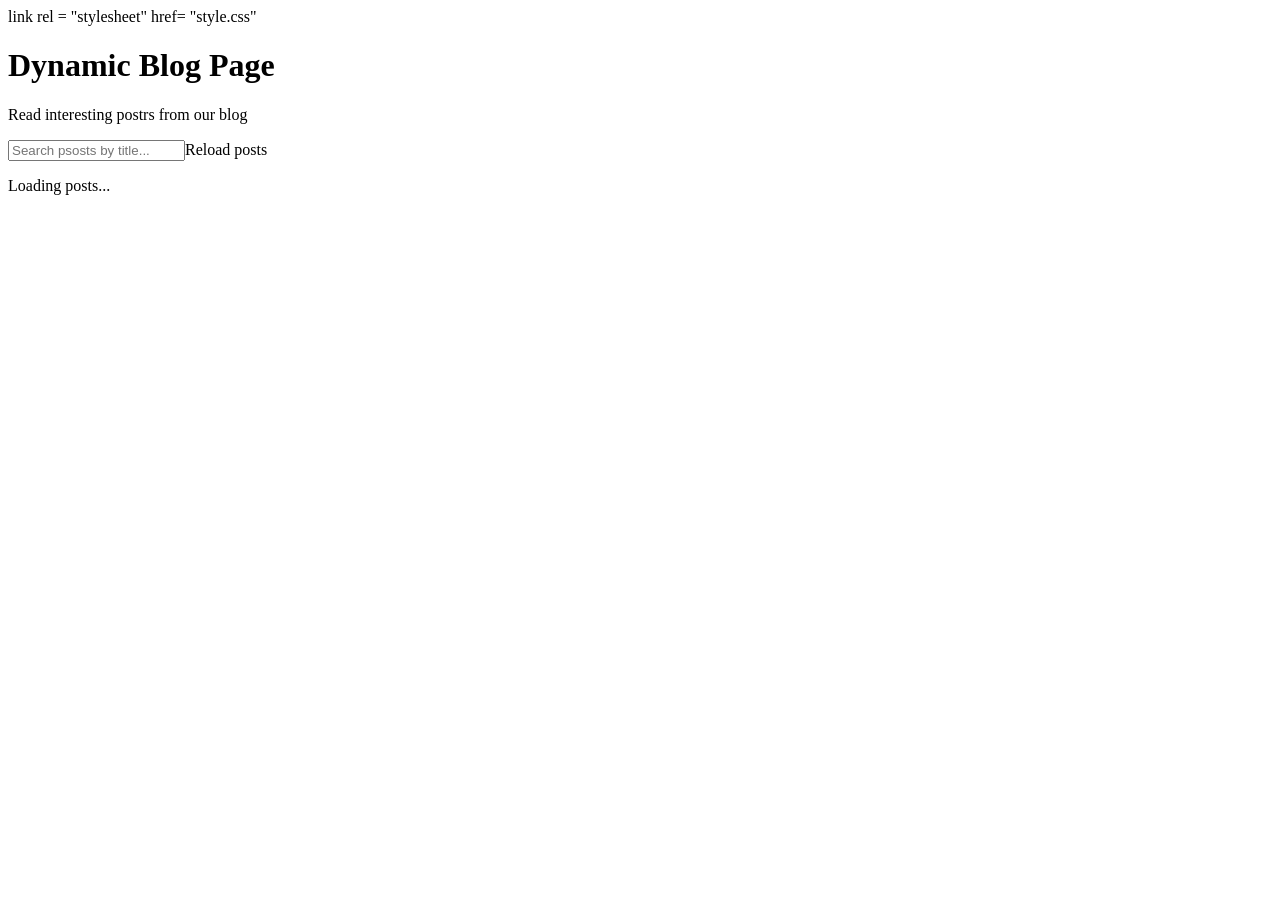
<file: dynamic block project/index.html>
<!DOCTYPE html>
<html lang="en">
    <head>
        <meta charset = "UTF-8">
        <meta name = "viewport" content = "width=device-width, initial-scale=1.0">
        link rel = "stylesheet" href= "style.css"
        <title>Dynamic Blog Page</title>
    </head>
    <body>
        <header class = "header">
            <h1>Dynamic Blog Page</h1>
            <p>Read interesting postrs from our blog</p>
        </header>

        <main class = "container">
            <section class = "controls">
                <input type = 'seach' id = 'searchinput' placeholder = 'Search psosts by title...'
                <button id = 'reloadButton' type = 'button'>Reload posts</button>
            </section>
            <p id = 'statusMessage' role = 'status' aria-live = 'polite'>Loading posts...</p>
            <section id = 'postsContainer' class = 'posts-grid'></section>
        </main>
        <script>
            
        </script>
    </body>
</file>
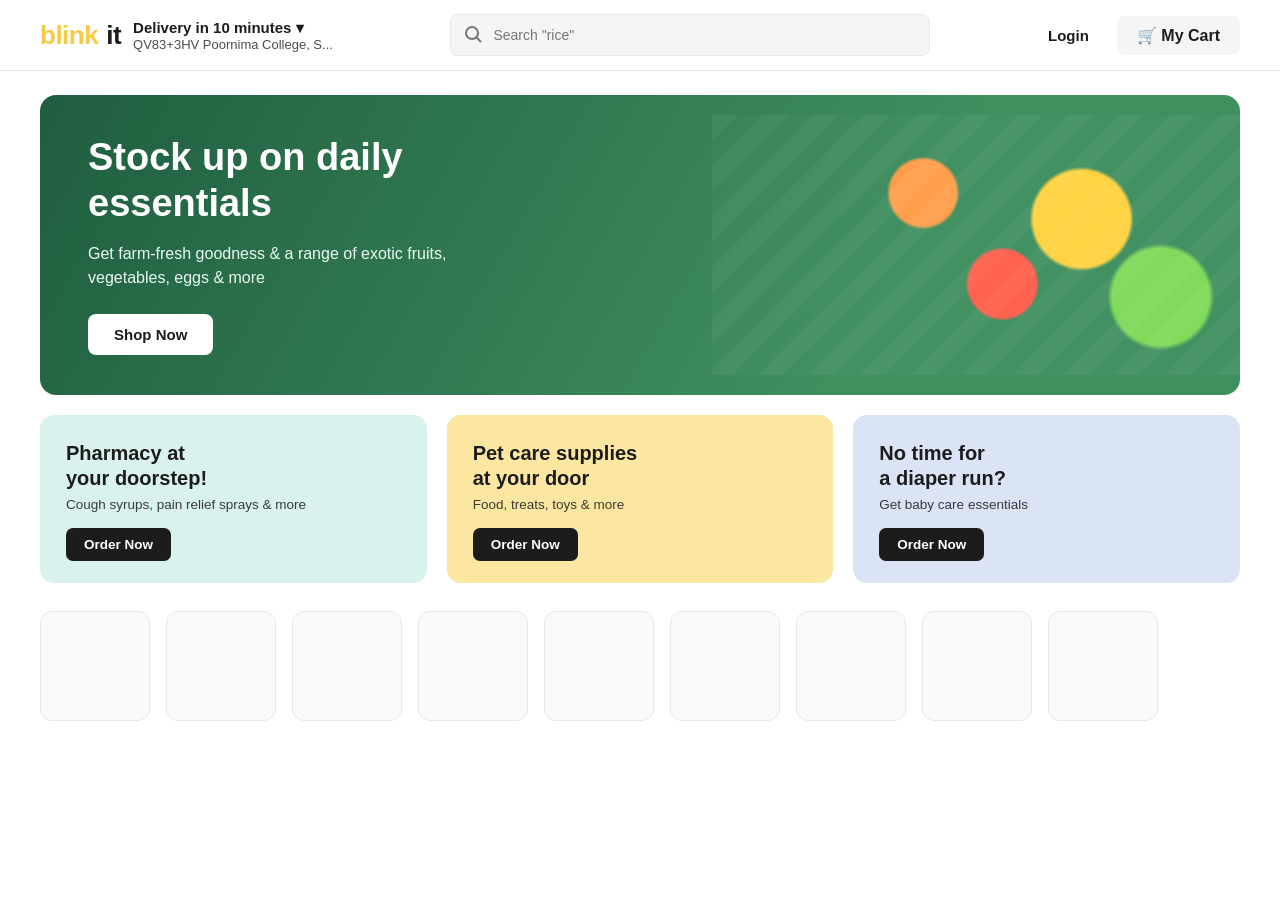
<file: Blinkit clone/blinkit.html>
<!DOCTYPE html>
<html lang="en">
<head>
<meta charset="UTF-8">
<title>Blinkit Home</title>
<style>
  :root {
    --yellow: #f8cb46;
    --dark: #1c1c1c;
    --gray-text: #4d4d4d;
    --border: #e8e8e8;
  }
  * { margin: 0; padding: 0; box-sizing: border-box; }
  body {
    font-family: -apple-system, BlinkMacSystemFont, "Segoe UI", Roboto, Arial, sans-serif;
    background: #ffffff;
    color: var(--dark);
  }

  /* ---------- Header ---------- */
  header {
    display: flex;
    align-items: center;
    justify-content: space-between;
    padding: 14px 40px;
    border-bottom: 1px solid var(--border);
  }
  .logo {
    display: flex;
    align-items: center;
    gap: 8px;
    font-size: 26px;
    font-weight: 800;
    color: var(--yellow);
    letter-spacing: -0.5px;
  }
  .logo span { color: var(--dark); }

  .delivery-info {
    display: flex;
    flex-direction: column;
    margin-left: 12px;
    cursor: pointer;
  }
  .delivery-info .title {
    font-weight: 800;
    font-size: 15px;
    display: flex;
    align-items: center;
    gap: 4px;
  }
  .delivery-info .address {
    font-size: 13px;
    color: var(--gray-text);
    max-width: 220px;
    white-space: nowrap;
    overflow: hidden;
    text-overflow: ellipsis;
  }

  .search-bar {
    flex: 1;
    max-width: 480px;
    margin: 0 30px;
  }
  .search-bar input {
    width: 100%;
    padding: 12px 16px 12px 42px;
    border-radius: 8px;
    border: 1px solid var(--border);
    background: #f5f5f5 url('data:image/svg+xml;utf8,<svg xmlns="http://www.w3.org/2000/svg" width="18" height="18" fill="none" stroke="%23777" stroke-width="2"><circle cx="7" cy="7" r="6"/><line x1="11" y1="11" x2="16" y2="16"/></svg>') no-repeat 14px center;
    font-size: 14px;
    outline: none;
  }

  .header-right {
    display: flex;
    align-items: center;
    gap: 28px;
  }
  .login-link {
    font-weight: 700;
    font-size: 15px;
    color: var(--dark);
    cursor: pointer;
  }
  .cart-btn {
    display: flex;
    align-items: center;
    gap: 8px;
    background: #f5f5f5;
    padding: 10px 20px;
    border-radius: 8px;
    font-weight: 700;
    cursor: pointer;
  }

  /* ---------- Hero Banner ---------- */
  .hero {
    margin: 24px 40px 0;
    border-radius: 16px;
    background: linear-gradient(120deg, #1f5e3f, #3f8f5f 70%);
    color: #fff;
    display: flex;
    align-items: center;
    justify-content: space-between;
    overflow: hidden;
    min-height: 260px;
  }
  .hero-text {
    padding: 40px 0 40px 48px;
    max-width: 480px;
  }
  .hero-text h1 {
    font-size: 38px;
    line-height: 1.2;
    font-weight: 800;
    margin-bottom: 16px;
  }
  .hero-text p {
    font-size: 16px;
    color: #eafaf0;
    margin-bottom: 24px;
    line-height: 1.5;
  }
  .hero-text button {
    background: #fff;
    color: var(--dark);
    border: none;
    padding: 12px 26px;
    border-radius: 8px;
    font-weight: 700;
    font-size: 15px;
    cursor: pointer;
  }
  .hero-visual {
    flex-shrink: 0;
    width: 44%;
    height: 260px;
    background: repeating-linear-gradient(
        135deg,
        rgba(255,255,255,0.06) 0 18px,
        rgba(255,255,255,0.02) 18px 36px
      ),
      radial-gradient(circle at 70% 40%, #ffd23f 0%, #ffd23f 12%, transparent 13%),
      radial-gradient(circle at 55% 65%, #ff5f4a 0%, #ff5f4a 10%, transparent 11%),
      radial-gradient(circle at 85% 70%, #7ed957 0%, #7ed957 10%, transparent 11%),
      radial-gradient(circle at 40% 30%, #ff9d4a 0%, #ff9d4a 9%, transparent 10%);
    position: relative;
  }

  /* ---------- Promo Row ---------- */
  .promo-row {
    display: grid;
    grid-template-columns: repeat(3, 1fr);
    gap: 20px;
    margin: 20px 40px 0;
  }
  .promo-card {
    border-radius: 14px;
    padding: 26px 26px 22px;
    min-height: 150px;
    display: flex;
    flex-direction: column;
    justify-content: space-between;
    color: var(--dark);
  }
  .promo-card h3 {
    font-size: 20px;
    font-weight: 800;
    line-height: 1.25;
    margin-bottom: 6px;
  }
  .promo-card p {
    font-size: 13.5px;
    margin-bottom: 16px;
    opacity: 0.85;
  }
  .promo-card button {
    align-self: flex-start;
    background: var(--dark);
    color: #fff;
    border: none;
    padding: 9px 18px;
    border-radius: 7px;
    font-size: 13.5px;
    font-weight: 700;
    cursor: pointer;
  }
  .promo-card.pharmacy { background: #d9f2ee; }
  .promo-card.petcare { background: #fbe6a2; }
  .promo-card.baby { background: #dbe4f5; }

  /* ---------- Category Strip ---------- */
  .category-strip {
    display: flex;
    gap: 16px;
    margin: 28px 40px 40px;
    overflow-x: auto;
    padding-bottom: 4px;
  }
  .category-item {
    flex: 0 0 auto;
    width: 110px;
    height: 110px;
    border-radius: 12px;
    border: 1px solid var(--border);
    background: #fafafa;
  }

  @media (max-width: 900px) {
    header { padding: 12px 16px; flex-wrap: wrap; }
    .search-bar { order: 3; margin: 10px 0 0; max-width: 100%; flex: 1 1 100%; }
    .hero, .promo-row, .category-strip { margin-left: 16px; margin-right: 16px; }
    .hero { flex-direction: column; min-height: auto; }
    .hero-visual { width: 100%; height: 160px; }
    .promo-row { grid-template-columns: 1fr; }
  }
</style>
</head>
<body>

  <header>
    <div style="display:flex; align-items:center;">
      <div class="logo">blink<span>it</span></div>
      <div class="delivery-info">
        <div class="title">Delivery in 10 minutes ▾</div>
        <div class="address">QV83+3HV Poornima College, S...</div>
      </div>
    </div>

    <div class="search-bar">
      <input type="text" placeholder='Search "rice"'>
    </div>

    <div class="header-right">
      <div class="login-link">Login</div>
      <div class="cart-btn">🛒 My Cart</div>
    </div>
  </header>

  <section class="hero">
    <div class="hero-text">
      <h1>Stock up on daily essentials</h1>
      <p>Get farm-fresh goodness &amp; a range of exotic fruits, vegetables, eggs &amp; more</p>
      <button>Shop Now</button>
    </div>
    <div class="hero-visual"></div>
  </section>

  <section class="promo-row">
    <div class="promo-card pharmacy">
      <div>
        <h3>Pharmacy at<br>your doorstep!</h3>
        <p>Cough syrups, pain relief sprays &amp; more</p>
      </div>
      <button>Order Now</button>
    </div>
    <div class="promo-card petcare">
      <div>
        <h3>Pet care supplies<br>at your door</h3>
        <p>Food, treats, toys &amp; more</p>
      </div>
      <button>Order Now</button>
    </div>
    <div class="promo-card baby">
      <div>
        <h3>No time for<br>a diaper run?</h3>
        <p>Get baby care essentials</p>
      </div>
      <button>Order Now</button>
    </div>
  </section>

  <section class="category-strip">
    <div class="category-item"></div>
    <div class="category-item"></div>
    <div class="category-item"></div>
    <div class="category-item"></div>
    <div class="category-item"></div>
    <div class="category-item"></div>
    <div class="category-item"></div>
    <div class="category-item"></div>
    <div class="category-item"></div>
  </section>

</body>
</html>
</file>
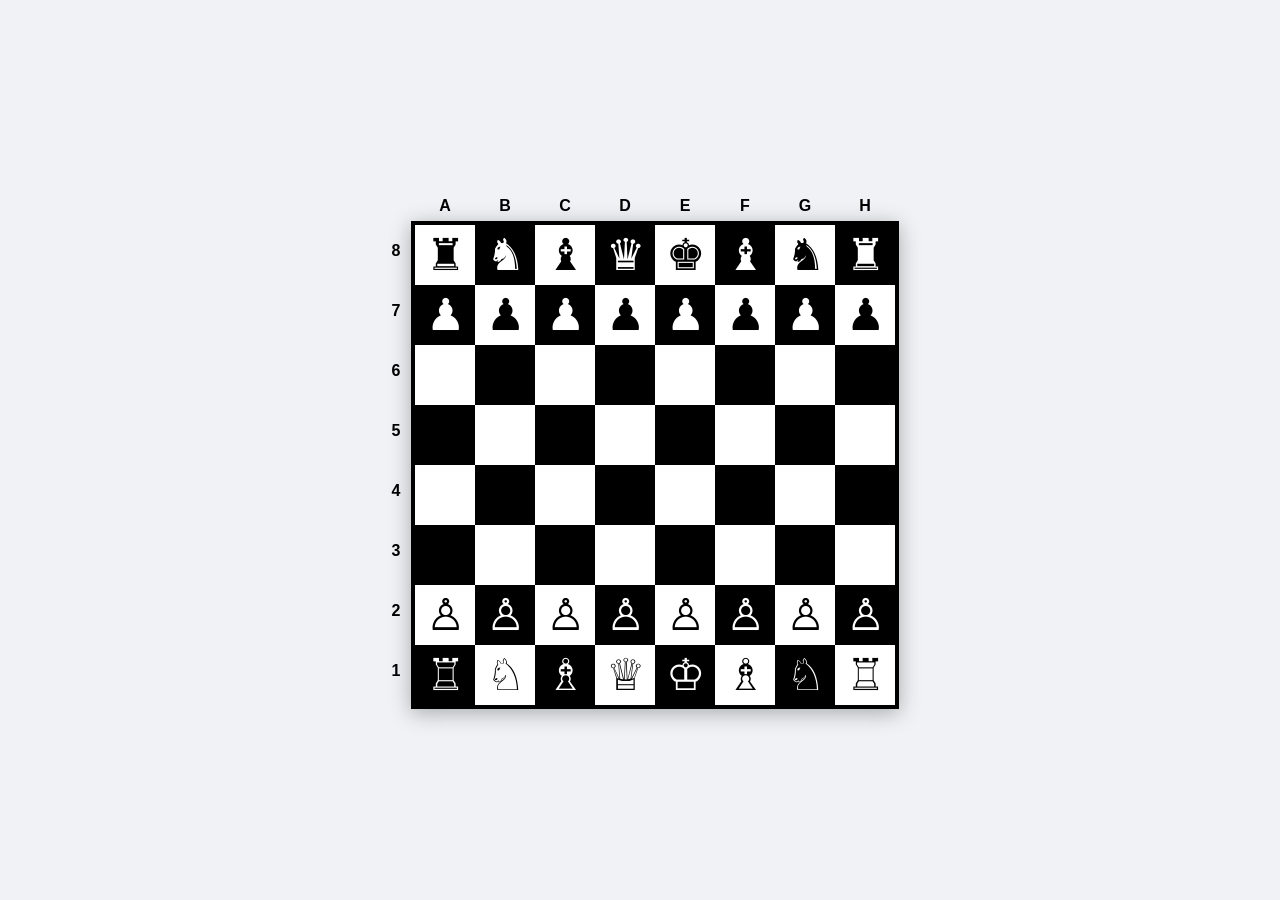
<file: Chess/chess.html>
<!DOCTYPE html>
<html lang="en">
<head>
<meta charset="UTF-8">
<meta name="viewport" content="width=device-width, initial-scale=1.0">
<title>Chess Pattern with Pawns</title>
<style>
  * {
    margin: 0;
    padding: 0;
    box-sizing: border-box;
  }

  body {
    min-height: 100vh;
    display: flex;
    align-items: center;
    justify-content: center;
    background-color: #f0f2f5;
    font-family: Arial, Helvetica, sans-serif;
  }

  .board-wrapper {
    display: inline-block;
    border: 4px solid #000000;
    box-shadow: 0 4px 20px rgba(0,0,0,0.3);
    background-color: #ffffff;
  }

  .chessboard {
    display: flex;
    flex-direction: column;
  }

  .row {
    display: flex;
  }

  .square {
    width: 60px;
    height: 60px;
    background-color: #ffffff;
    display: flex;
    align-items: center;
    justify-content: center;
    font-size: 44px;
    position: relative;
  }

  /* Flip colors on alternating rows to create the checker pattern */
  .row:nth-child(odd) .square:nth-child(even),
  .row:nth-child(even) .square:nth-child(odd) {
    background-color: #000000;
  }

  /* Pawn color depends on square background for visibility */
  .row:nth-child(odd) .square:nth-child(even) .pawn,
  .row:nth-child(even) .square:nth-child(odd) .pawn {
    color: #ffffff;
  }

  .row:nth-child(odd) .square:nth-child(odd) .pawn,
  .row:nth-child(even) .square:nth-child(even) .pawn {
    color: #000000;
  }

  .pawn {
    line-height: 1;
  }

  /* Column labels row (A-H) */
  .col-labels {
    display: flex;
  }

  .col-labels .label {
    width: 60px;
    height: 30px;
    display: flex;
    align-items: center;
    justify-content: center;
    font-weight: bold;
    font-size: 16px;
  }

  .corner {
    width: 34px;
    height: 30px;
  }

  /* Row labels (1-8) placed beside each row */
  .row-with-label {
    display: flex;
  }

  .row-label {
    width: 30px;
    height: 60px;
    display: flex;
    align-items: center;
    justify-content: center;
    font-weight: bold;
    font-size: 16px;
  }

  .board-outer {
    display: flex;
    flex-direction: column;
  }

  .row-labels-col {
    display: flex;
    flex-direction: column;
  }

  .board-body {
    display: flex;
  }
</style>
</head>
<body>

  <div class="board-outer">

    <!-- Column labels A-H -->
    <div class="col-labels">
      <div class="corner"></div>
      <div class="label">A</div>
      <div class="label">B</div>
      <div class="label">C</div>
      <div class="label">D</div>
      <div class="label">E</div>
      <div class="label">F</div>
      <div class="label">G</div>
      <div class="label">H</div>
    </div>

    <div class="board-body">

      <!-- Row labels 8 to 1 (top to bottom, standard chess orientation) -->
      <div class="row-labels-col">
        <div class="row-label">8</div>
        <div class="row-label">7</div>
        <div class="row-label">6</div>
        <div class="row-label">5</div>
        <div class="row-label">4</div>
        <div class="row-label">3</div>
        <div class="row-label">2</div>
        <div class="row-label">1</div>
      </div>

      <div class="board-wrapper">
        <div class="chessboard">

          <!-- Row 8: black back rank -->
          <div class="row">
            <div class="square"><span class="pawn">&#9820;</span></div>
            <div class="square"><span class="pawn">&#9822;</span></div>
            <div class="square"><span class="pawn">&#9821;</span></div>
            <div class="square"><span class="pawn">&#9819;</span></div>
            <div class="square"><span class="pawn">&#9818;</span></div>
            <div class="square"><span class="pawn">&#9821;</span></div>
            <div class="square"><span class="pawn">&#9822;</span></div>
            <div class="square"><span class="pawn">&#9820;</span></div>
          </div>

          <!-- Row 7: black pawns -->
          <div class="row">
            <div class="square"><span class="pawn">&#9823;</span></div>
            <div class="square"><span class="pawn">&#9823;</span></div>
            <div class="square"><span class="pawn">&#9823;</span></div>
            <div class="square"><span class="pawn">&#9823;</span></div>
            <div class="square"><span class="pawn">&#9823;</span></div>
            <div class="square"><span class="pawn">&#9823;</span></div>
            <div class="square"><span class="pawn">&#9823;</span></div>
            <div class="square"><span class="pawn">&#9823;</span></div>
          </div>

          <!-- Rows 6 to 3: empty -->
          <div class="row">
            <div class="square"></div><div class="square"></div><div class="square"></div><div class="square"></div>
            <div class="square"></div><div class="square"></div><div class="square"></div><div class="square"></div>
          </div>
          <div class="row">
            <div class="square"></div><div class="square"></div><div class="square"></div><div class="square"></div>
            <div class="square"></div><div class="square"></div><div class="square"></div><div class="square"></div>
          </div>
          <div class="row">
            <div class="square"></div><div class="square"></div><div class="square"></div><div class="square"></div>
            <div class="square"></div><div class="square"></div><div class="square"></div><div class="square"></div>
          </div>
          <div class="row">
            <div class="square"></div><div class="square"></div><div class="square"></div><div class="square"></div>
            <div class="square"></div><div class="square"></div><div class="square"></div><div class="square"></div>
          </div>

          <!-- Row 2: white pawns -->
          <div class="row">
            <div class="square"><span class="pawn">&#9817;</span></div>
            <div class="square"><span class="pawn">&#9817;</span></div>
            <div class="square"><span class="pawn">&#9817;</span></div>
            <div class="square"><span class="pawn">&#9817;</span></div>
            <div class="square"><span class="pawn">&#9817;</span></div>
            <div class="square"><span class="pawn">&#9817;</span></div>
            <div class="square"><span class="pawn">&#9817;</span></div>
            <div class="square"><span class="pawn">&#9817;</span></div>
          </div>

          <!-- Row 1: white back rank -->
          <div class="row">
            <div class="square"><span class="pawn">&#9814;</span></div>
            <div class="square"><span class="pawn">&#9816;</span></div>
            <div class="square"><span class="pawn">&#9815;</span></div>
            <div class="square"><span class="pawn">&#9813;</span></div>
            <div class="square"><span class="pawn">&#9812;</span></div>
            <div class="square"><span class="pawn">&#9815;</span></div>
            <div class="square"><span class="pawn">&#9816;</span></div>
            <div class="square"><span class="pawn">&#9814;</span></div>
          </div>

        </div>
      </div>

    </div>
  </div>

</body>
</html>
</file>
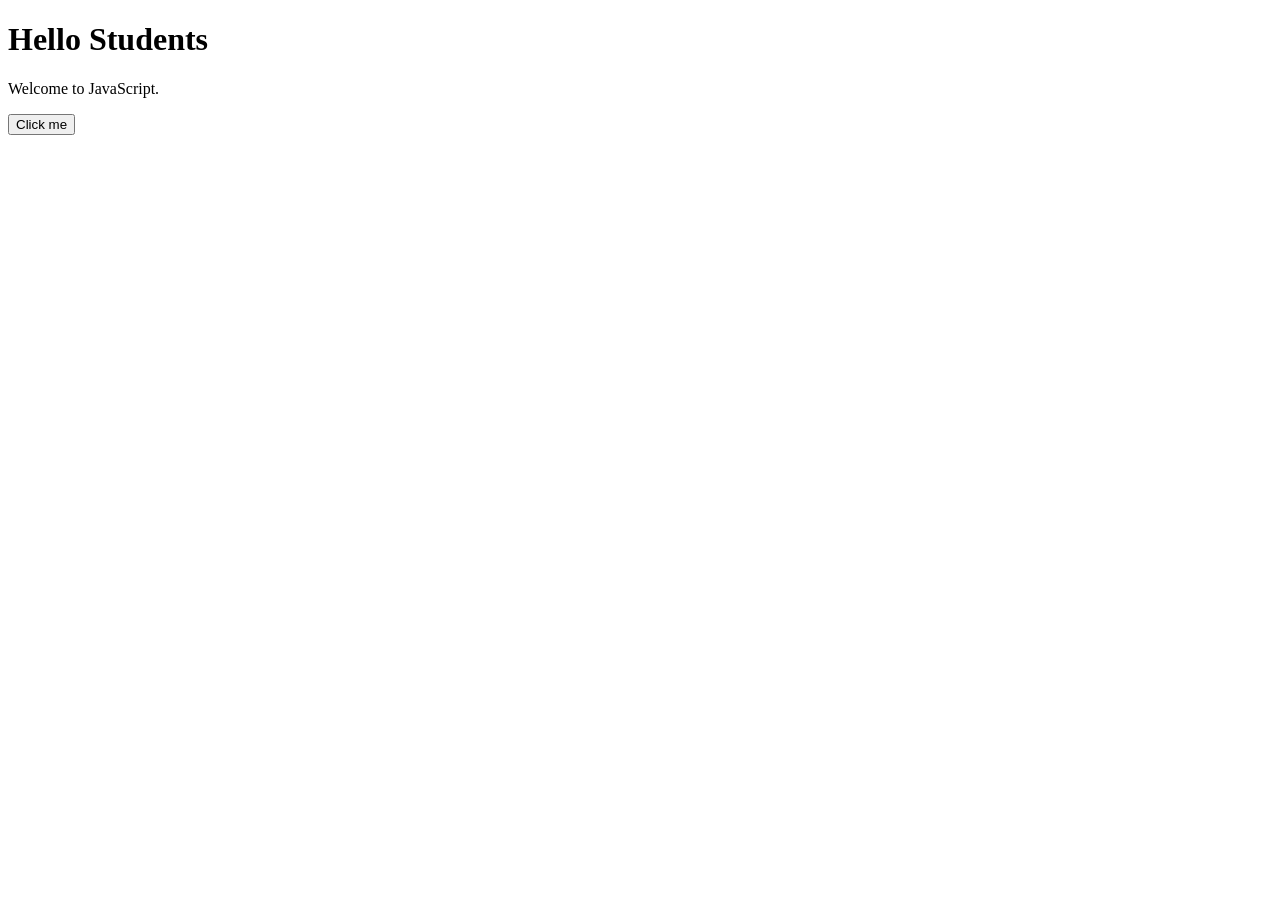
<file: dynamic block project/dom.html>
<!DOCTYPE html>
<html lang="en">
<head>
    <meta charset="UTF-8">
    <meta name="viewport" content="width=device-width, initial-scale=1.0">
    <title>DOM</title>
</head>
<body>
    <h1 id="heading">Hello Students</h1>
    <p id="message">Welcome to JavaScript.</p>
    <button onclick="changeContent()">Click me</button>
    <script>
        function changeContent(){
            document.getElementById("heading").textContent = "Welcome to JS"
        }
    </script>
</body>
</html>
</file>
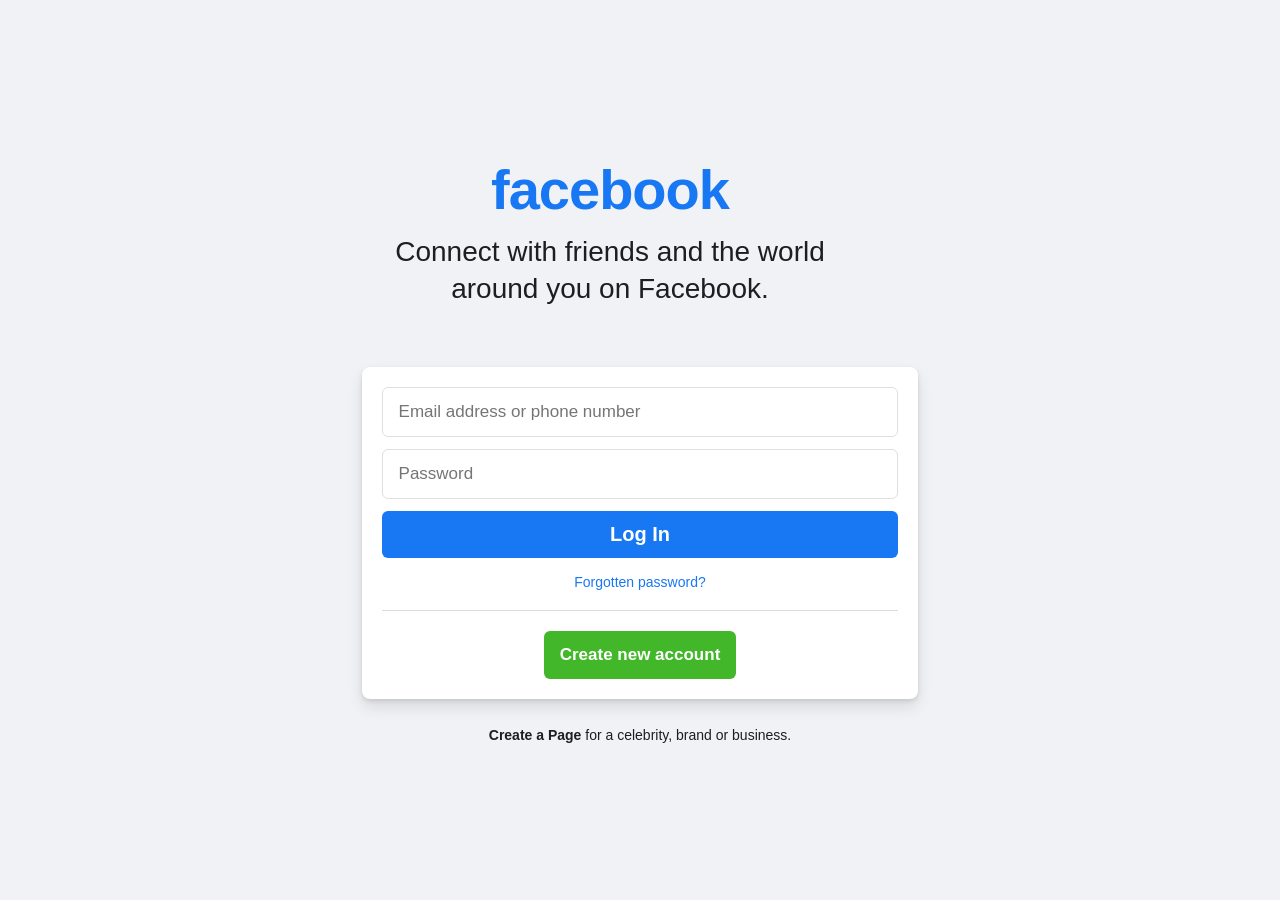
<file: Facebook login page/facebook.html>
<!DOCTYPE html>
<html lang="en">
<head>
<meta charset="UTF-8">
<meta name="viewport" content="width=device-width, initial-scale=1.0">
<title>facebook</title>
<style>
  * {
    margin: 0;
    padding: 0;
    box-sizing: border-box;
    font-family: Helvetica, Arial, sans-serif;
  }

  body {
    background-color: #f0f2f5;
    min-height: 100vh;
    display: flex;
    align-items: center;
    justify-content: center;
    padding: 20px;
  }

  .container {
    display: flex;
    flex-wrap: wrap;
    align-items: center;
    justify-content: center;
    gap: 60px;
    max-width: 1000px;
    width: 100%;
  }

  .left-panel {
    max-width: 500px;
    text-align: center;
  }

  .logo {
    color: #1877f2;
    font-size: 56px;
    font-weight: 700;
    margin-bottom: 12px;
    letter-spacing: -1px;
  }

  .tagline {
    font-size: 28px;
    line-height: 1.3;
    color: #1c1e21;
    font-weight: 400;
  }

  .right-panel {
    width: 396px;
    max-width: 100%;
  }

  .login-card {
    background: #fff;
    border-radius: 8px;
    box-shadow: 0 2px 4px rgba(0,0,0,0.1), 0 8px 16px rgba(0,0,0,0.1);
    padding: 20px;
  }

  .login-card input[type="text"],
  .login-card input[type="password"] {
    width: 100%;
    padding: 14px 16px;
    font-size: 17px;
    border: 1px solid #dddfe2;
    border-radius: 6px;
    margin-bottom: 12px;
    outline: none;
  }

  .login-card input[type="text"]:focus,
  .login-card input[type="password"]:focus {
    border-color: #1877f2;
    box-shadow: 0 0 0 2px rgba(24,119,242,0.2);
  }

  .login-btn {
    width: 100%;
    background-color: #1877f2;
    color: #fff;
    font-size: 20px;
    font-weight: 700;
    border: none;
    border-radius: 6px;
    padding: 12px 0;
    cursor: pointer;
    margin-bottom: 16px;
    transition: background-color 0.15s ease;
  }

  .login-btn:hover {
    background-color: #166fe5;
  }

  .forgot-link {
    display: block;
    text-align: center;
    color: #1877f2;
    text-decoration: none;
    font-size: 14px;
    margin-bottom: 20px;
  }

  .forgot-link:hover {
    text-decoration: underline;
  }

  .divider {
    border: none;
    border-top: 1px solid #dadde1;
    margin: 20px 0;
  }

  .create-account-btn {
    display: block;
    width: fit-content;
    margin: 0 auto;
    background-color: #42b72a;
    color: #fff;
    font-size: 17px;
    font-weight: 700;
    border: none;
    border-radius: 6px;
    padding: 14px 16px;
    cursor: pointer;
    transition: background-color 0.15s ease;
  }

  .create-account-btn:hover {
    background-color: #36a420;
  }

  .create-page-link {
    display: block;
    text-align: center;
    color: #1c1e21;
    text-decoration: none;
    font-size: 14px;
    margin-top: 28px;
  }

  .create-page-link:hover {
    text-decoration: underline;
  }

  footer {
    margin-top: 40px;
    text-align: center;
    color: #737373;
    font-size: 12px;
    width: 100%;
  }

  @media (max-width: 900px) {
    .tagline { font-size: 22px; }
    .logo { font-size: 44px; }
  }
</style>
</head>
<body>

  <div class="container">
    <div class="top-panel">
      <div class="logo"; style="text-align:center">facebook</div>
      <div class="tagline"; style="text-align:center">Connect with friends and the world<br>around you on Facebook.</div>
    </div>
    <br>

    <div class="bottom-panel"; style="text-align:center">
      <div class="login-card">
        <form onsubmit="return false;">
          <input type="text" placeholder="Email address or phone number" required>
          <input type="password" placeholder="Password" required>
          <button type="submit" class="login-btn">Log In</button>
          <a href="#" class="forgot-link">Forgotten password?</a>
          <hr class="divider">
          <button type="button" class="create-account-btn">Create new account</button>
        </form>
      </div>
      <a href="#" class="create-page-link"><strong>Create a Page</strong> for a celebrity, brand or business.</a>
    </div>
  </div>

</body>
</html>
</file>
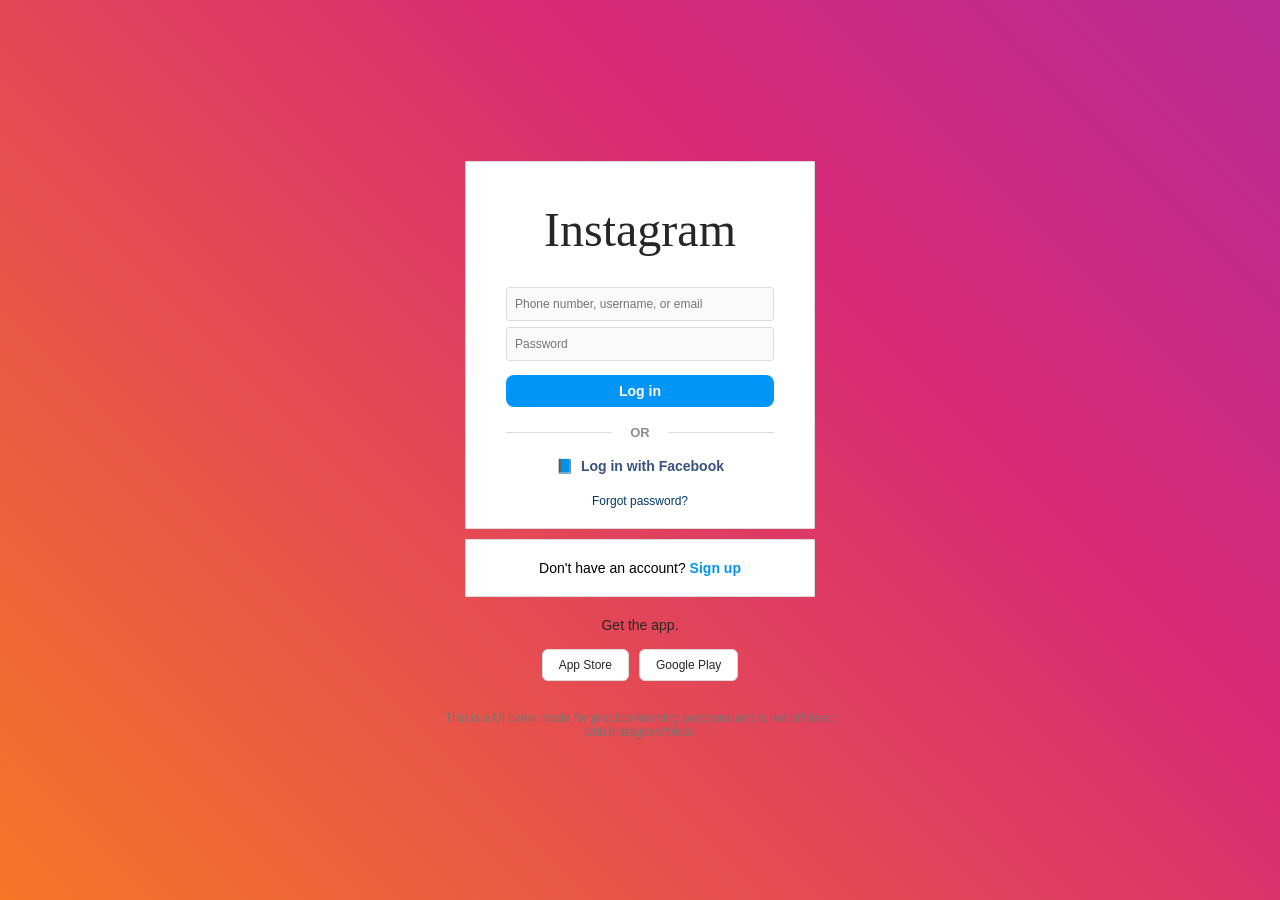
<file: Insta Login Page/insta.html>
<!DOCTYPE html>
<html lang="en">
<head>
<meta charset="UTF-8">
<meta name="viewport" content="width=device-width, initial-scale=1.0">
<title>Instagram</title>
<link rel="stylesheet" href="insta.css">
</head>
<body>

  <div class="container">

    <div class="login-box">
      <h1 class="logo">Instagram</h1>

      <form onsubmit="return false;">
        <input type="text" placeholder="Phone number, username, or email" required>
        <input type="password" placeholder="Password" required>
        <button type="submit" class="login-btn">Log in</button>
      </form>

      <div class="divider">
        <span>OR</span>
      </div>

      <a href="#" class="fb-login">
        <span class="fb-icon">📘</span> Log in with Facebook
      </a>

      <a href="#" class="forgot-link">Forgot password?</a>
    </div>

    <div class="signup-box">
      <p>Don't have an account? <a href="#">Sign up</a></p>
    </div>

    <div class="app-box">
      <p>Get the app.</p>
      <div class="app-buttons">
        <span class="app-badge">App Store</span>
        <span class="app-badge">Google Play</span>
      </div>
    </div>

  </div>

  <footer>
    <p>This is a UI clone made for practice/learning purposes and is not affiliated with Instagram/Meta.</p>
  </footer>

</body>
</html>
</file>
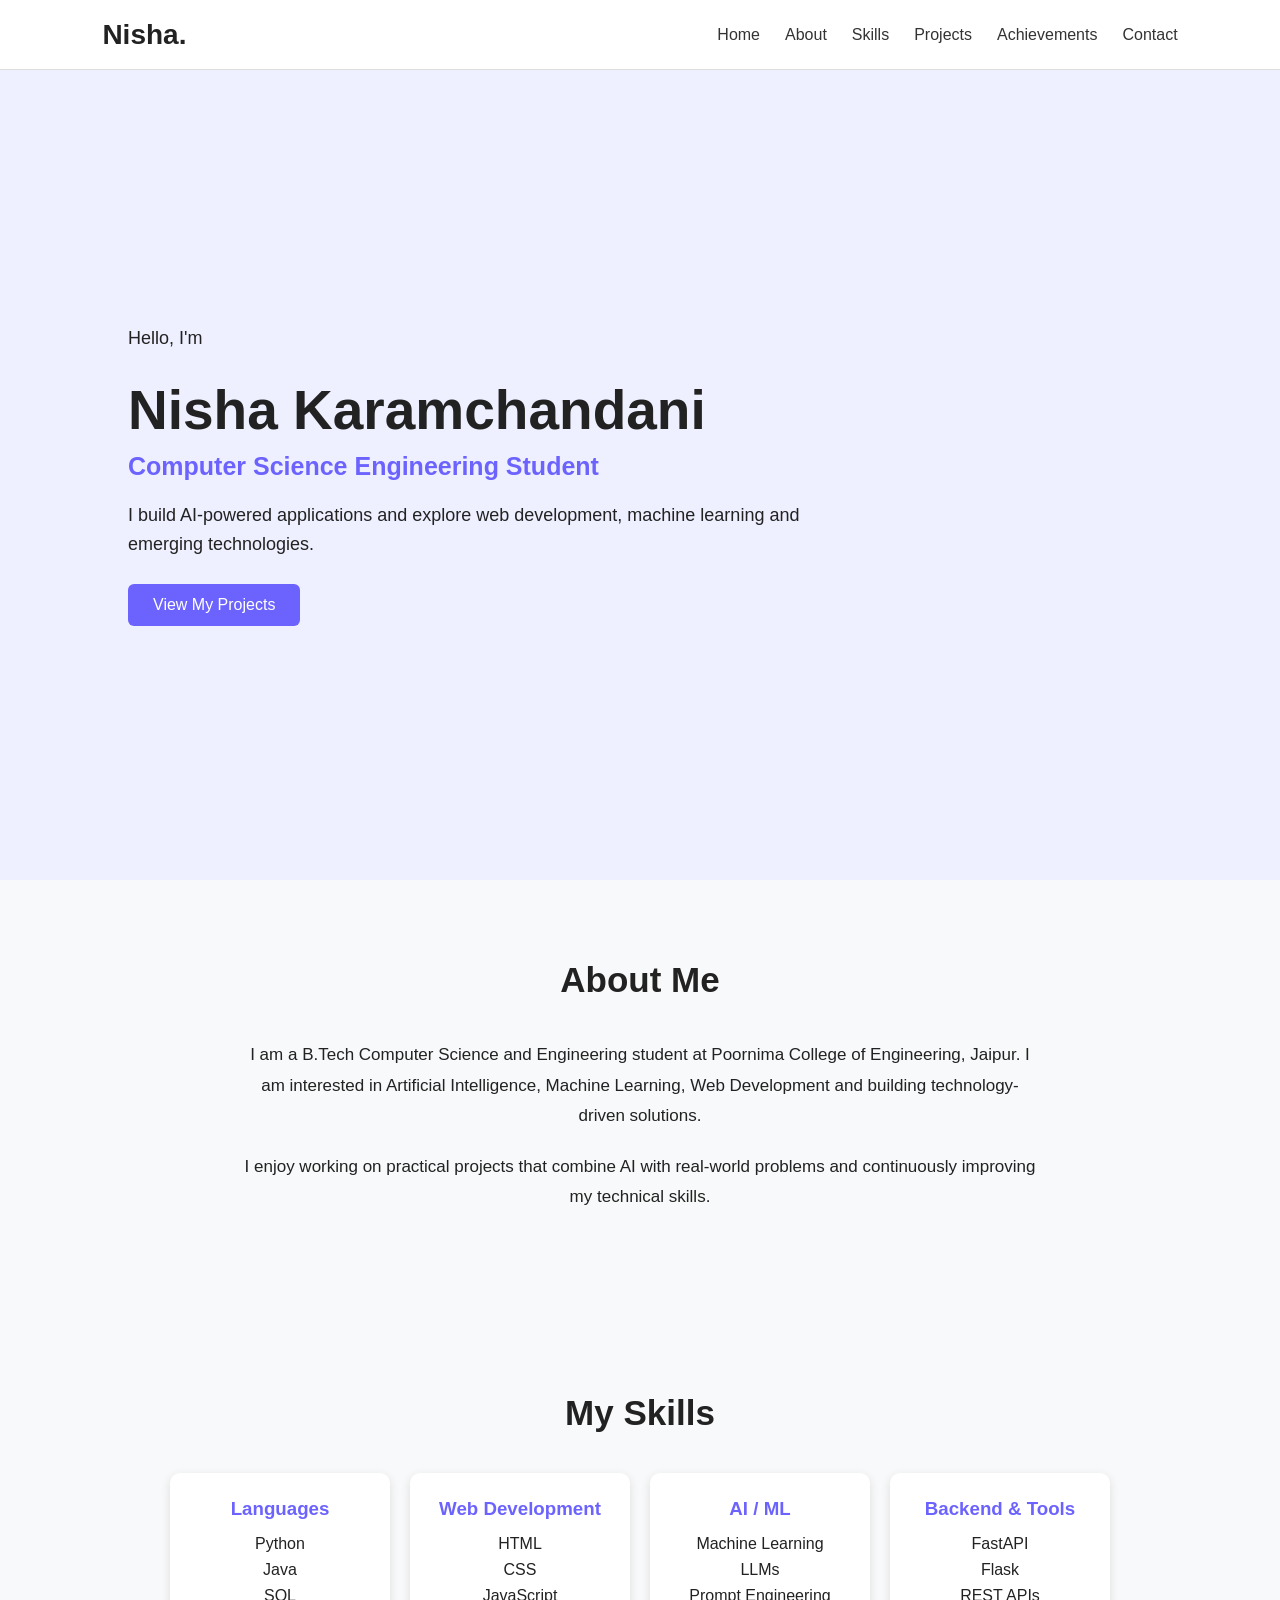
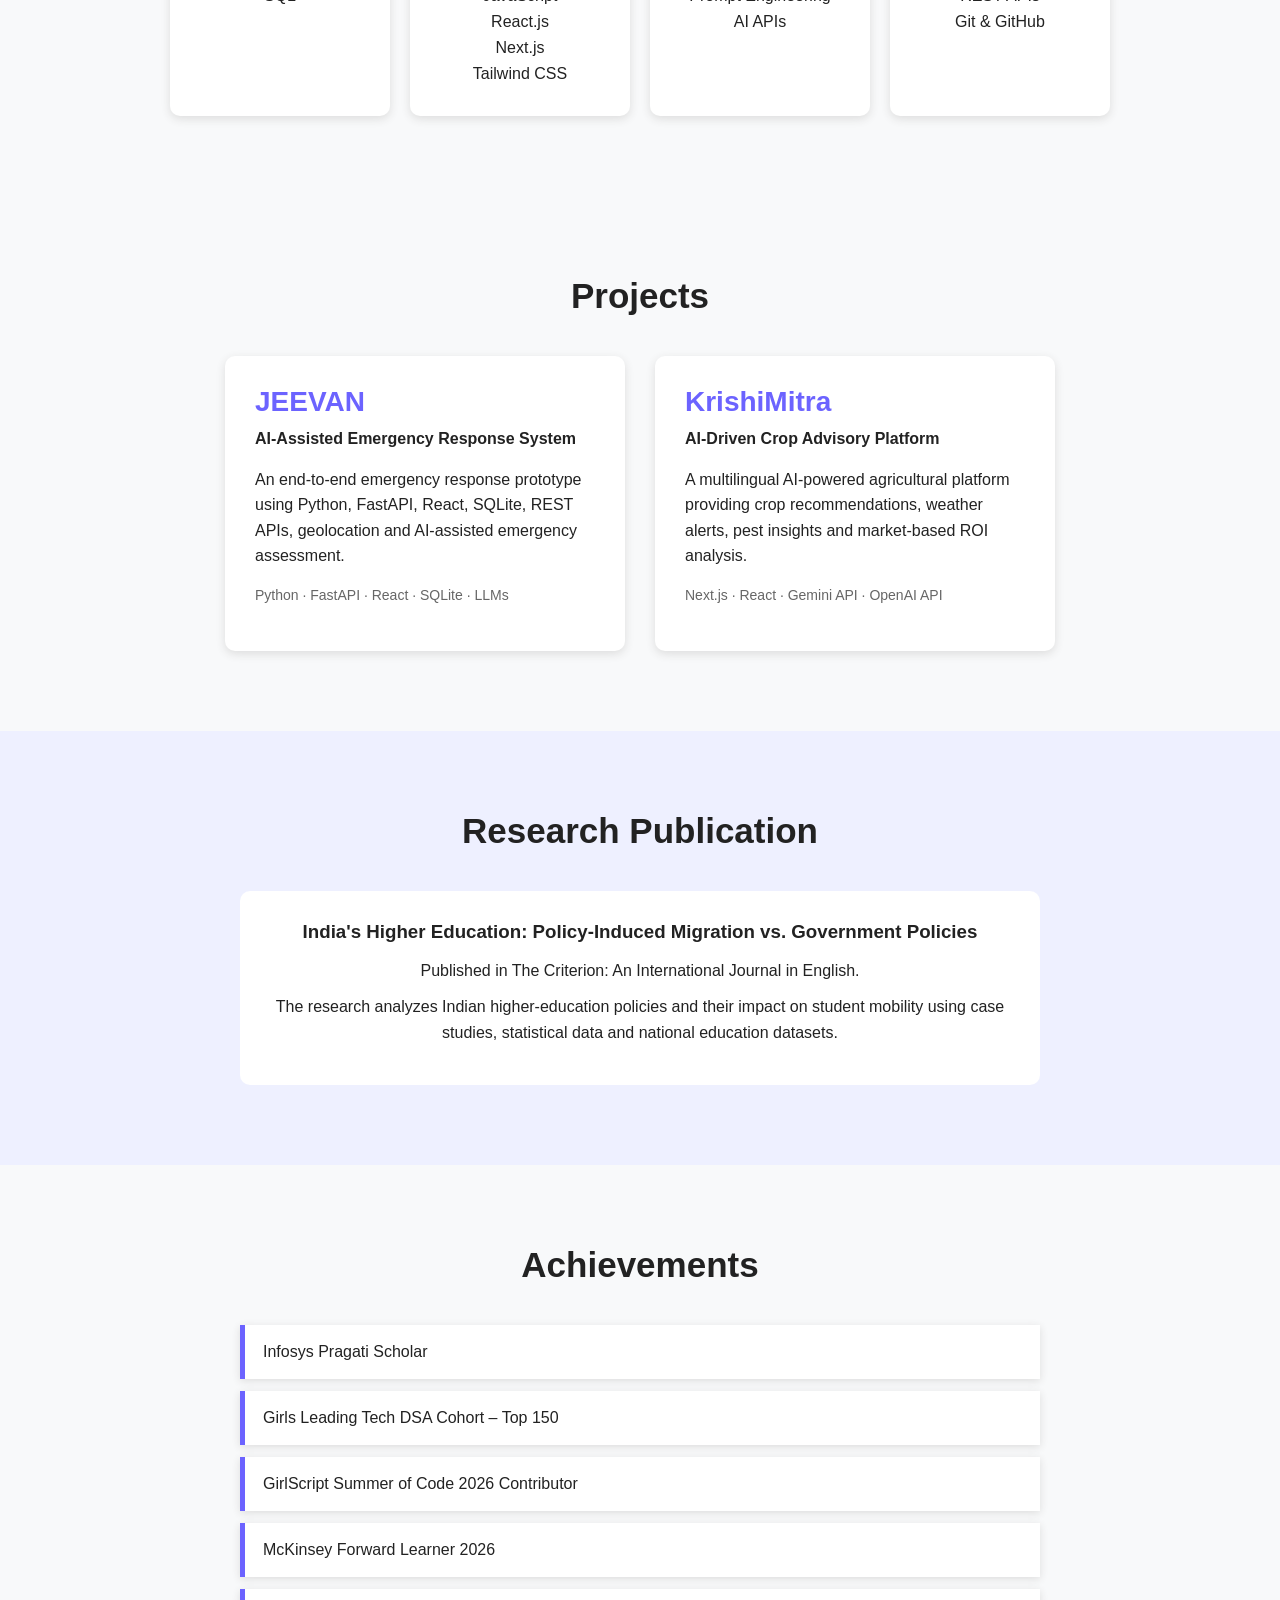
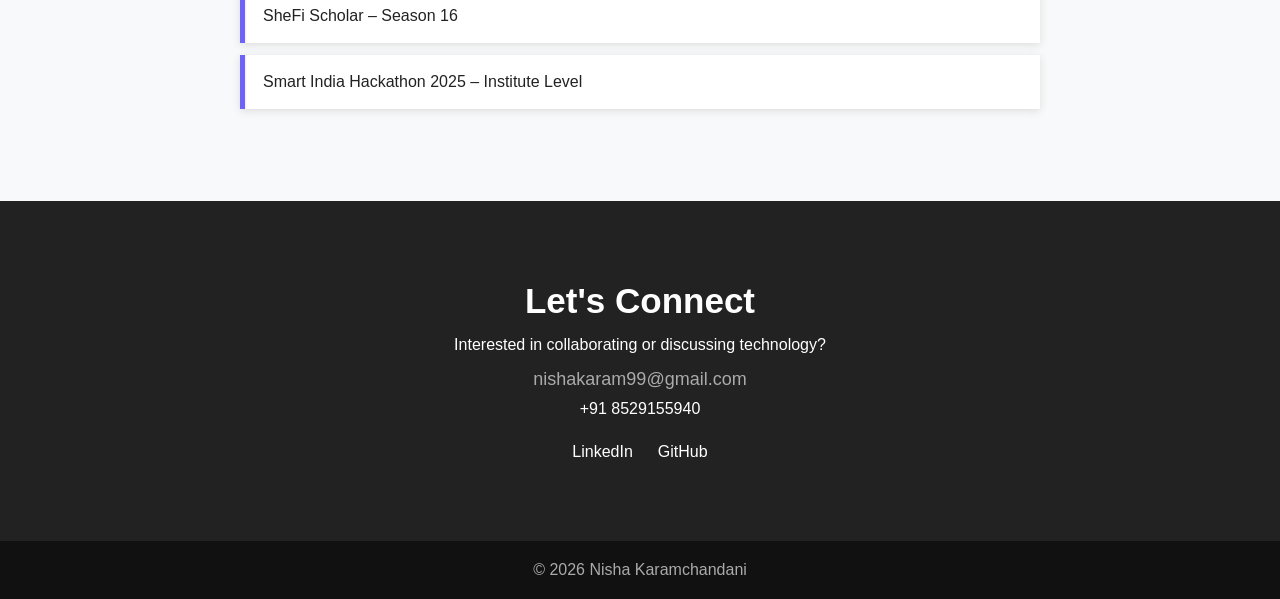
<file: portfolio/index1.html>
<!DOCTYPE html>
<html lang="en">

<head>
    <meta charset="UTF-8">
    <meta name="viewport" content="width=device-width, initial-scale=1.0">

    <title>Nisha Karamchandani | Portfolio</title>

    <link rel="stylesheet" href="style1.css">
</head>

<body>

    <!-- NAVBAR -->

    <nav class="navbar">

        <h2>Nisha.</h2>

        <div class="nav-links">
            <a href="#home">Home</a>
            <a href="#about">About</a>
            <a href="#skills">Skills</a>
            <a href="#projects">Projects</a>
            <a href="#achievements">Achievements</a>
            <a href="#contact">Contact</a>
        </div>

    </nav>


    <!-- HOME -->

    <section id="home" class="home">

        <div class="home-text">

            <p class="intro">Hello, I'm</p>

            <h1>Nisha Karamchandani</h1>

            <h2>Computer Science Engineering Student</h2>

            <p>
                I build AI-powered applications and explore
                web development, machine learning and emerging technologies.
            </p>

            <a href="#projects" class="button">
                View My Projects
            </a>

        </div>

    </section>


    <!-- ABOUT -->

    <section id="about" class="section">

        <h2 class="section-title">About Me</h2>

        <div class="about-content">

            <p>
                I am a B.Tech Computer Science and Engineering student
                at Poornima College of Engineering, Jaipur.
                I am interested in Artificial Intelligence, Machine Learning,
                Web Development and building technology-driven solutions.
            </p>

            <p>
                I enjoy working on practical projects that combine
                AI with real-world problems and continuously improving
                my technical skills.
            </p>

        </div>

    </section>


    <!-- SKILLS -->

    <section id="skills" class="section">

        <h2 class="section-title">My Skills</h2>

        <div class="skills-container">

            <div class="skill-card">
                <h3>Languages</h3>
                <p>Python</p>
                <p>Java</p>
                <p>SQL</p>
            </div>

            <div class="skill-card">
                <h3>Web Development</h3>
                <p>HTML</p>
                <p>CSS</p>
                <p>JavaScript</p>
                <p>React.js</p>
                <p>Next.js</p>
                <p>Tailwind CSS</p>
            </div>

            <div class="skill-card">
                <h3>AI / ML</h3>
                <p>Machine Learning</p>
                <p>LLMs</p>
                <p>Prompt Engineering</p>
                <p>AI APIs</p>
            </div>

            <div class="skill-card">
                <h3>Backend & Tools</h3>
                <p>FastAPI</p>
                <p>Flask</p>
                <p>REST APIs</p>
                <p>Git & GitHub</p>
            </div>

        </div>

    </section>


    <!-- PROJECTS -->

    <section id="projects" class="section">

        <h2 class="section-title">Projects</h2>

        <div class="projects-container">

            <!-- PROJECT 1 -->

            <div class="project-card">

                <h3>JEEVAN</h3>

                <p class="project-type">
                    AI-Assisted Emergency Response System
                </p>

                <p>
                    An end-to-end emergency response prototype using
                    Python, FastAPI, React, SQLite, REST APIs,
                    geolocation and AI-assisted emergency assessment.
                </p>

                <p class="tech">
                    Python · FastAPI · React · SQLite · LLMs
                </p>

            </div>


            <!-- PROJECT 2 -->

            <div class="project-card">

                <h3>KrishiMitra</h3>

                <p class="project-type">
                    AI-Driven Crop Advisory Platform
                </p>

                <p>
                    A multilingual AI-powered agricultural platform
                    providing crop recommendations, weather alerts,
                    pest insights and market-based ROI analysis.
                </p>

                <p class="tech">
                    Next.js · React · Gemini API · OpenAI API
                </p>

            </div>

        </div>

    </section>


    <!-- RESEARCH -->

    <section class="section research">

        <h2 class="section-title">Research Publication</h2>

        <div class="research-card">

            <h3>
                India's Higher Education:
                Policy-Induced Migration vs. Government Policies
            </h3>

            <p>
                Published in The Criterion: An International Journal in English.
            </p>

            <p>
                The research analyzes Indian higher-education policies
                and their impact on student mobility using case studies,
                statistical data and national education datasets.
            </p>

        </div>

    </section>


    <!-- ACHIEVEMENTS -->

    <section id="achievements" class="section">

        <h2 class="section-title">Achievements</h2>

        <div class="achievement-container">

            <div class="achievement">
                Infosys Pragati Scholar
            </div>

            <div class="achievement">
                Girls Leading Tech DSA Cohort – Top 150
            </div>

            <div class="achievement">
                GirlScript Summer of Code 2026 Contributor
            </div>

            <div class="achievement">
                McKinsey Forward Learner 2026
            </div>

            <div class="achievement">
                SheFi Scholar – Season 16
            </div>

            <div class="achievement">
                Smart India Hackathon 2025 – Institute Level
            </div>

        </div>

    </section>


    <!-- CONTACT -->

    <section id="contact" class="contact">

        <h2>Let's Connect</h2>

        <p>
            Interested in collaborating or discussing technology?
        </p>

        <a href="mailto:nishakaram99@gmail.com" class="email">
            nishakaram99@gmail.com
        </a>

        <p class="phone">
            +91 8529155940
        </p>

        <div class="social-links">

            <!-- Replace # with your actual links -->

            <a href="#" target="_blank">LinkedIn</a>

            <a href="#" target="_blank">GitHub</a>

        </div>

    </section>


    <!-- FOOTER -->

    <footer>

        <p>
            © 2026 Nisha Karamchandani
        </p>

    </footer>

</body>

</html>
</file>
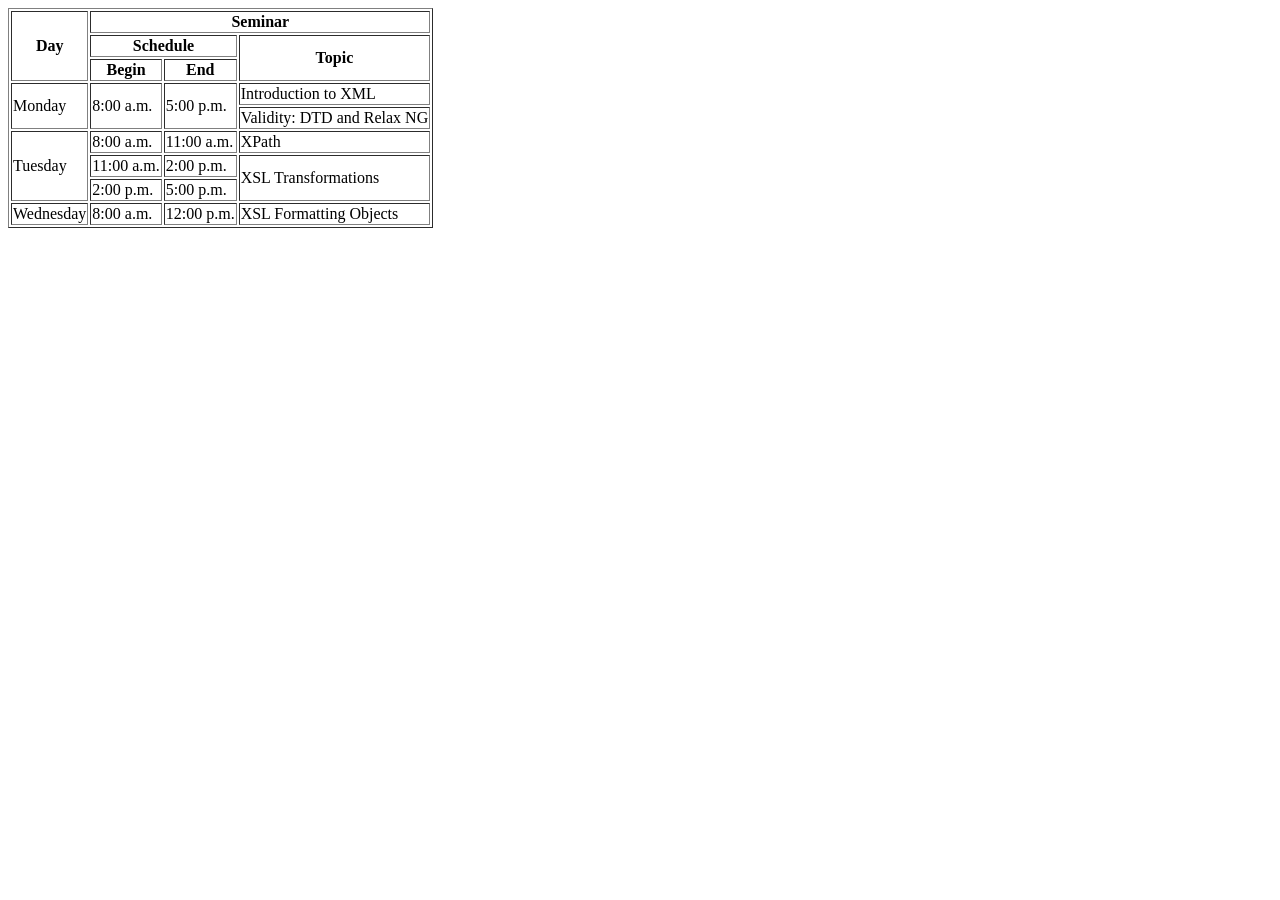
<file: Project 1/Table.html>
<html>
<head>
<title>Table</title>
</head>
<body>
<table border = "1">
<tr>
<th rowspan="3">Day</th>
<th colspan = "3">Seminar</th>
</tr>
<tr>
<th colspan = "2">Schedule</th>
<th rowspan = "2">Topic</th>
</tr>
<tr>
<th>Begin</th>
<th>End</th>
</tr>
<tr>
<td rowspan = "2">Monday</td>
<td rowspan = "2">8:00 a.m.</td>
<td rowspan = "2">5:00 p.m.</td>
<td>Introduction to XML</td>
</tr>
<tr>
<td>Validity: DTD and Relax NG</td>
</tr>
<tr>
<td rowspan = "3">Tuesday</td>
<td>8:00 a.m.</td>
<td>11:00 a.m.</td>
<td>XPath</td>
</tr>
<tr>
<td>11:00 a.m.</td>
<td>2:00 p.m.</td>
<td rowspan = "2">XSL Transformations</td>
</tr>
<tr>
<td>2:00 p.m.</td>
<td>5:00 p.m.</td>
</tr>
<tr>
<td>Wednesday</td>
<td>8:00 a.m.</td>
<td>12:00 p.m.</td>
<td>XSL Formatting Objects</td>
</tr>
</table>
</body>
</html>
</file>
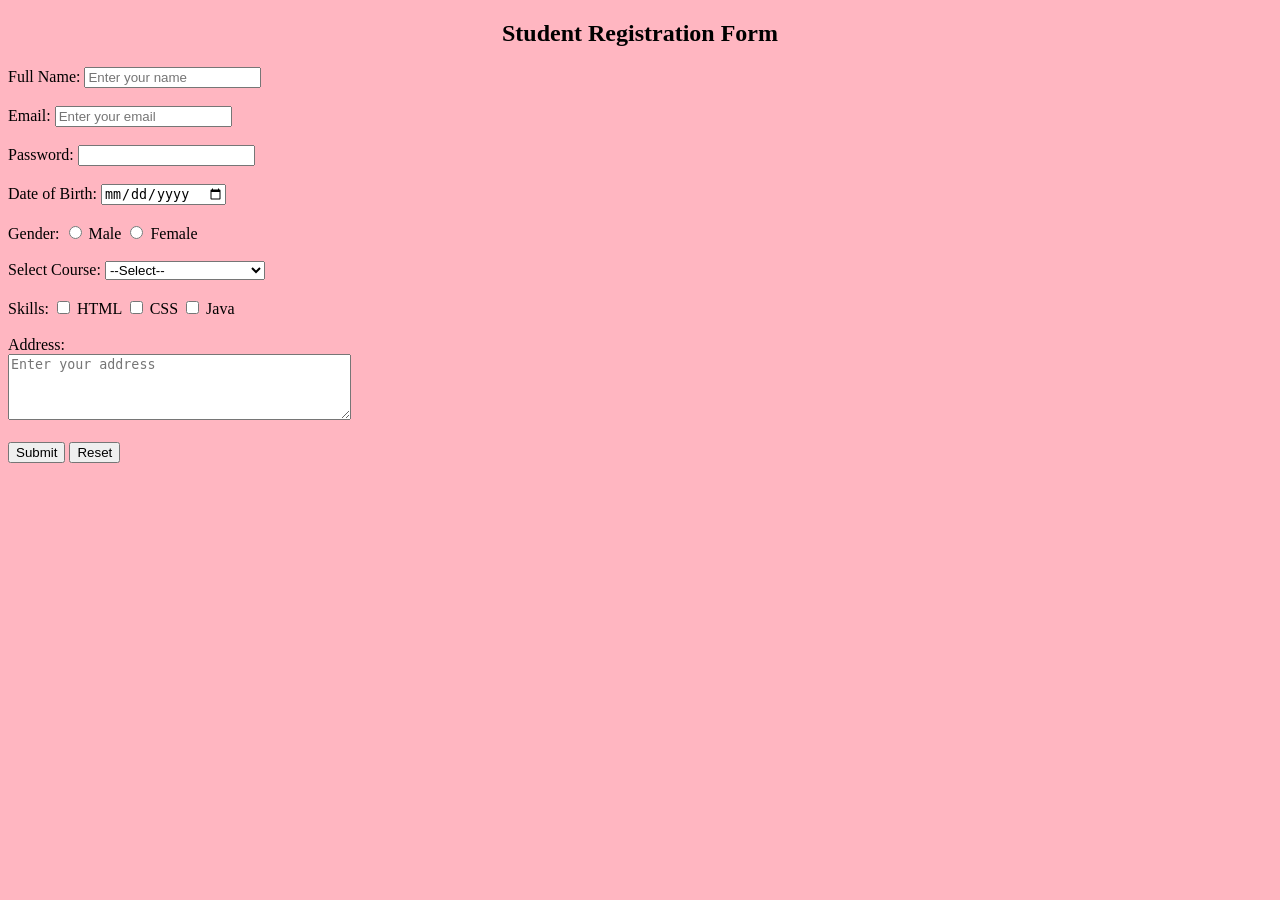
<file: Project 2/Registration Form.html>
<!DOCTYPE html>
<html>
<head>
    <title>Form</title>
</head>
<body bgcolor="lightpink">

    <h2 align="center">Student Registration Form</h2>

    <form>

        <!-- Name -->
        <label for="name">Full Name:</label>
        <input type="text" id="name" name="name" placeholder="Enter your name">
        <br><br>

        <!-- Email -->
        <label for="email">Email:</label>
        <input type="email" id="email" name="email" placeholder="Enter your email">
        <br><br>

        <!-- Password -->
        <label for="password">Password:</label>
        <input type="password" id="password" name="password">
        <br><br>

        <!-- Date -->
        <label for="dob">Date of Birth:</label>
        <input type="date" id="dob" name="dob">
        <br><br>

        <!-- Gender -->
        <label>Gender:</label>
        <input type="radio" id="male" name="gender" value="male">
        <label for="male">Male</label>

        <input type="radio" id="female" name="gender" value="female">
        <label for="female">Female</label>
        <br><br>

        <!-- Course -->
        <label for="course">Select Course:</label>
        <select id="course" name="course">
            <option value="">--Select--</option>
            <option value="cse">Computer Science</option>
            <option value="it">Information Technology</option>
            <option value="ece">Electronics</option>
            <option value="me">Mechanical</option>
        </select>
        <br><br>

        <!-- Skills -->
        <label>Skills:</label>
        <input type="checkbox" id="html" name="skills" value="html">
        <label for="html">HTML</label>

        <input type="checkbox" id="css" name="skills" value="css">
        <label for="css">CSS</label>

        <input type="checkbox" id="java" name="skills" value="java">
        <label for="java">Java</label>
        <br><br>

        <!-- Address -->
        <label for="address">Address:</label><br>
        <textarea id="address" name="address" rows="4" cols="40"
                  placeholder="Enter your address"></textarea>
        <br><br>

        <!-- Submit and Reset -->
        <input type="submit" value="Submit">
        <input type="reset" value="Reset">

    </form>

</body>
</html>
</file>
<file: Insta Login Page/insta.css>
* {
  margin: 0;
  padding: 0;
  box-sizing: border-box;
  font-family: Arial, Helvetica, sans-serif;
}

body {
  background: linear-gradient(45deg,
    #feda75, #fa7e1e, #d62976, #962fbf, #4f5bd5);
  background-size: 300% 300%;
  animation: rainbowShift 10s ease infinite;
  min-height: 100vh;
  display: flex;
  flex-direction: column;
  align-items: center;
  justify-content: center;
  padding: 20px;
}

@keyframes rainbowShift {
  0% { background-position: 0% 50%; }
  50% { background-position: 100% 50%; }
  100% { background-position: 0% 50%; }
}

.container {
  display: flex;
  flex-direction: column;
  align-items: center;
  width: 350px;
  max-width: 100%;
}

.login-box {
  background: #fff;
  border: 1px solid #dbdbdb;
  border-radius: 1px;
  width: 100%;
  padding: 40px 40px 20px;
  text-align: center;
  margin-bottom: 10px;
}

.logo {
  font-family: 'Grand Hotel', 'Segoe Script', 'Brush Script MT', cursive;
  font-size: 48px;
  font-weight: 400;
  color: #262626;
  margin-bottom: 30px;
}

.login-box input[type="text"],
.login-box input[type="password"] {
  width: 100%;
  padding: 9px 8px;
  font-size: 12px;
  border: 1px solid #dbdbdb;
  border-radius: 3px;
  background-color: #fafafa;
  margin-bottom: 6px;
  outline: none;
}

.login-box input[type="text"]:focus,
.login-box input[type="password"]:focus {
  border-color: #a8a8a8;
}

.login-btn {
  width: 100%;
  background-color: #0095f6;
  color: #fff;
  font-size: 14px;
  font-weight: 600;
  border: none;
  border-radius: 8px;
  padding: 8px 0;
  cursor: pointer;
  margin-top: 8px;
  transition: background-color 0.15s ease;
}

.login-btn:hover {
  background-color: #1877f2;
}

.divider {
  display: flex;
  align-items: center;
  margin: 18px 0;
  color: #8e8e8e;
  font-size: 13px;
  font-weight: 600;
}

.divider::before,
.divider::after {
  content: "";
  flex: 1;
  border-bottom: 1px solid #dbdbdb;
}

.divider span {
  padding: 0 18px;
}

.fb-login {
  display: block;
  color: #385185;
  font-size: 14px;
  font-weight: 600;
  text-decoration: none;
  margin-bottom: 20px;
}

.fb-icon {
  margin-right: 4px;
}

.forgot-link {
  display: block;
  color: #00376b;
  font-size: 12px;
  text-decoration: none;
  margin-top: 10px;
}

.forgot-link:hover {
  text-decoration: underline;
}

.signup-box {
  background: #fff;
  border: 1px solid #dbdbdb;
  border-radius: 1px;
  width: 100%;
  padding: 20px;
  text-align: center;
  font-size: 14px;
  margin-bottom: 20px;
}

.signup-box a {
  color: #0095f6;
  font-weight: 600;
  text-decoration: none;
}

.app-box {
  text-align: center;
  font-size: 14px;
  color: #262626;
}

.app-buttons {
  display: flex;
  gap: 10px;
  justify-content: center;
  margin-top: 16px;
}

.app-badge {
  display: inline-block;
  border: 1px solid #dbdbdb;
  border-radius: 6px;
  padding: 8px 16px;
  font-size: 12px;
  color: #262626;
  cursor: pointer;
  background-color: #fff;
}

footer {
  margin-top: 30px;
  text-align: center;
  color: #737373;
  font-size: 12px;
  max-width: 400px;
}
</file>
<file: portfolio/style1.css>
/* ---------------- BASIC ---------------- */

* {
    margin: 0;
    padding: 0;
    box-sizing: border-box;
}

html {
    scroll-behavior: smooth;
}

body {
    font-family: Arial, sans-serif;
    background: #f8f9fa;
    color: #222;
}


/* ---------------- NAVBAR ---------------- */

.navbar {
    height: 70px;

    display: flex;
    align-items: center;
    justify-content: space-between;

    padding: 0 8%;

    background: white;

    position: sticky;
    top: 0;

    border-bottom: 1px solid #ddd;
}

.navbar h2 {
    font-size: 28px;
}

.nav-links {
    display: flex;
    gap: 25px;
}

.nav-links a {
    text-decoration: none;
    color: #333;
}

.nav-links a:hover {
    color: #6c63ff;
}


/* ---------------- HOME ---------------- */

.home {
    min-height: 90vh;

    display: flex;
    align-items: center;

    padding: 0 10%;

    background: #eef0ff;
}

.home-text {
    max-width: 700px;
}

.intro {
    font-size: 20px;
    margin-bottom: 10px;
}

.home h1 {
    font-size: 55px;
    margin-bottom: 10px;
}

.home h2 {
    font-size: 25px;
    color: #6c63ff;
    margin-bottom: 20px;
}

.home p {
    font-size: 18px;
    line-height: 1.6;
    margin-bottom: 25px;
}

.button {
    display: inline-block;

    padding: 12px 25px;

    background: #6c63ff;
    color: white;

    text-decoration: none;

    border-radius: 6px;
}

.button:hover {
    background: #5148d8;
}


/* ---------------- COMMON SECTION ---------------- */

.section {
    padding: 80px 10%;
}

.section-title {
    text-align: center;

    font-size: 35px;

    margin-bottom: 40px;
}


/* ---------------- ABOUT ---------------- */

.about-content {
    max-width: 800px;

    margin: auto;

    text-align: center;

    line-height: 1.8;

    font-size: 17px;
}

.about-content p {
    margin-bottom: 20px;
}


/* ---------------- SKILLS ---------------- */

.skills-container {
    display: flex;

    justify-content: center;

    gap: 20px;

    flex-wrap: wrap;
}

.skill-card {
    width: 220px;

    padding: 25px;

    background: white;

    border-radius: 10px;

    box-shadow: 0 3px 10px #ddd;

    text-align: center;
}

.skill-card h3 {
    margin-bottom: 15px;

    color: #6c63ff;
}

.skill-card p {
    margin: 8px;
}


/* ---------------- PROJECTS ---------------- */

.projects-container {
    display: flex;

    justify-content: center;

    gap: 30px;

    flex-wrap: wrap;
}

.project-card {
    width: 400px;

    padding: 30px;

    background: white;

    border-radius: 10px;

    box-shadow: 0 3px 10px #ddd;
}

.project-card h3 {
    font-size: 28px;

    color: #6c63ff;

    margin-bottom: 8px;
}

.project-type {
    font-weight: bold;

    margin-bottom: 15px;
}

.project-card p {
    line-height: 1.6;

    margin-bottom: 15px;
}

.tech {
    font-size: 14px;

    color: #666;
}


/* ---------------- RESEARCH ---------------- */

.research {
    background: #eef0ff;
}

.research-card {
    max-width: 800px;

    margin: auto;

    padding: 30px;

    background: white;

    border-radius: 10px;

    text-align: center;
}

.research-card h3 {
    margin-bottom: 15px;
}

.research-card p {
    line-height: 1.6;

    margin-bottom: 10px;
}


/* ---------------- ACHIEVEMENTS ---------------- */

.achievement-container {
    max-width: 800px;

    margin: auto;
}

.achievement {
    background: white;

    padding: 18px;

    margin-bottom: 12px;

    border-left: 5px solid #6c63ff;

    box-shadow: 0 2px 8px #ddd;
}


/* ---------------- CONTACT ---------------- */

.contact {
    text-align: center;

    padding: 80px 10%;

    background: #222;

    color: white;
}

.contact h2 {
    font-size: 35px;

    margin-bottom: 15px;
}

.contact p {
    margin-bottom: 15px;
}

.email {
    color: #aaa;

    text-decoration: none;

    font-size: 18px;
}

.phone {
    margin-top: 10px;
}

.social-links {
    margin-top: 25px;

    display: flex;

    justify-content: center;

    gap: 25px;
}

.social-links a {
    color: white;

    text-decoration: none;
}

.social-links a:hover {
    color: #6c63ff;
}


/* ---------------- FOOTER ---------------- */

footer {
    text-align: center;

    padding: 20px;

    background: #111;

    color: #aaa;
}


/* ---------------- MOBILE ---------------- */

@media (max-width: 700px) {

    .navbar {
        padding: 0 20px;
    }

    .nav-links {
        display: none;
    }

    .home {
        padding: 50px 8%;
    }

    .home h1 {
        font-size: 40px;
    }

    .home h2 {
        font-size: 20px;
    }

    .project-card {
        width: 100%;
    }

}
</file>
